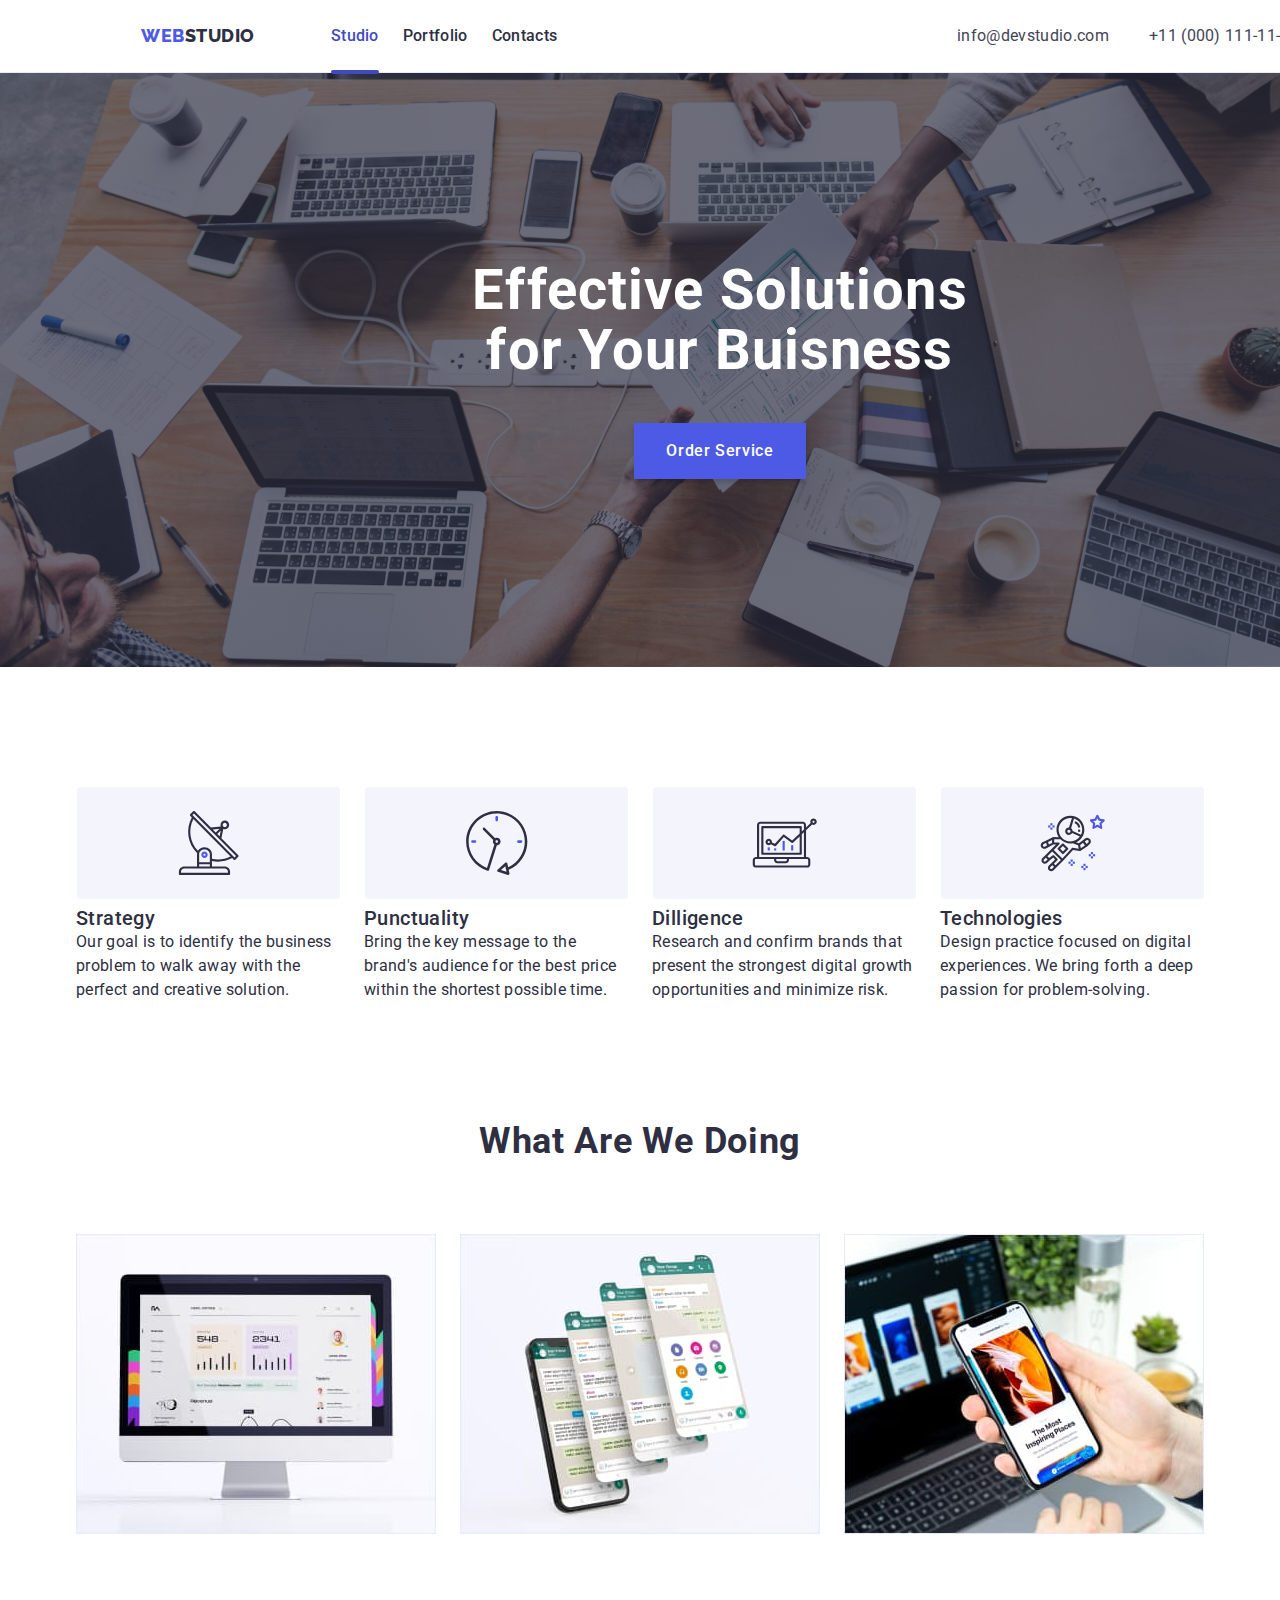
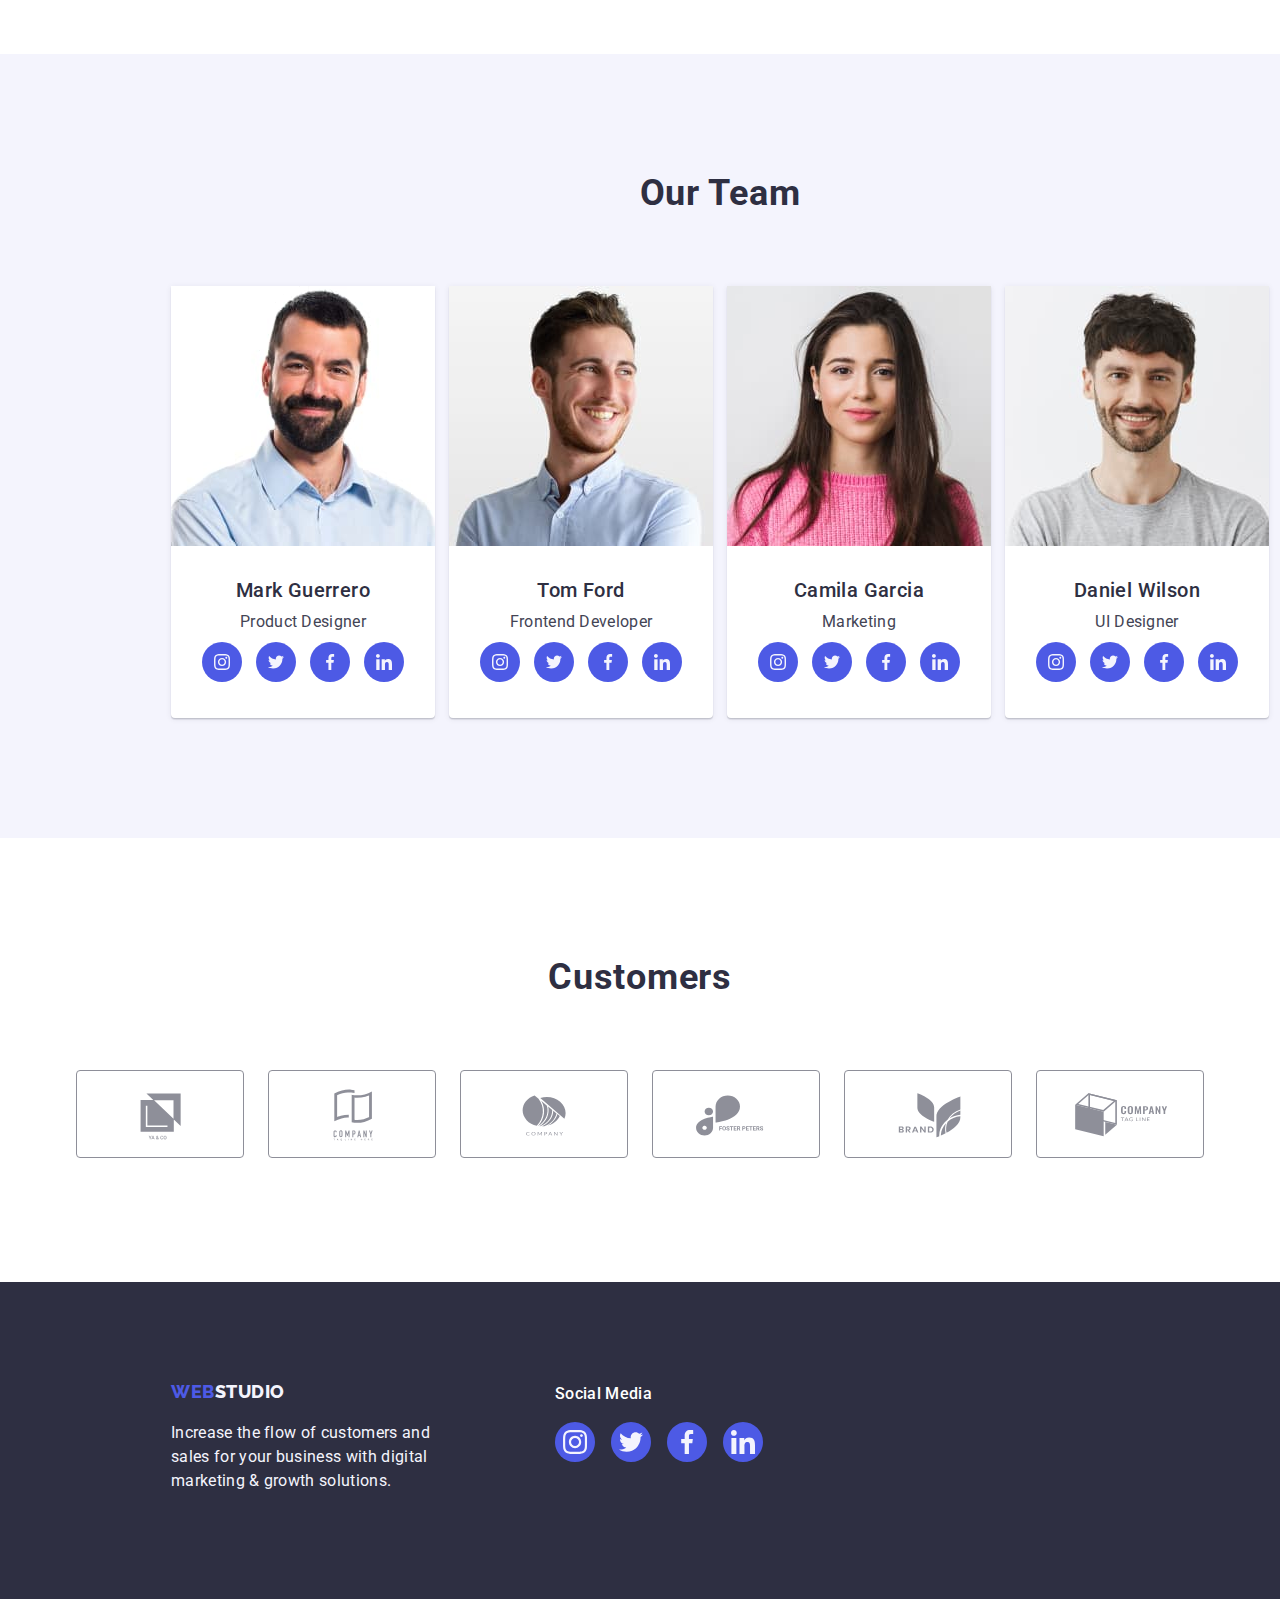
<file: index.html>
<!DOCTYPE html>
<html lang="en">
  <head>
    <meta charset="UTF-8" />
    <meta name="Homework One" content="goit-markup-hw-01" />
    <title>Studio</title>
    <link rel="stylesheet" href="./css/modern-normalize.min.css" />
    <link rel="stylesheet" href="./css/styles.css" />
    <link rel="preconnect" href="https://fonts.googleapis.com" />
    <link rel="preconnect" href="https://fonts.gstatic.com" crossorigin />
    <link
      href="https://fonts.googleapis.com/css2?family=Raleway:wght@800&family=Roboto:wght@400;500;700;900&display=swap"
      rel="stylesheet"
    />
  </head>
  <body>
    <header class="container allignement">
      <div class="container header-box">
        <a href="./index.html" class="main-link"
          ><span class="main-link-bottom web-txt">WEB</span>STUDIO</a
        >
        <nav class="nav-margin">
          <ul class="navigation-row">
            <li class="active">
              <a href="index.html" class="onsite-navi current">Studio</a>
            </li>
            <li>
              <a href="portfolio.html" class="onsite-navi">Portfolio</a>
            </li>
            <li>
              <a href="contacts.html" class="onsite-navi">Contacts</a>
            </li>
          </ul>
        </nav>
        <address class="adress-margin">
          <ul class="adress-box">
            <li>
              <a href="mailto:info@devstudio.com" class="contactinfo">
                info@devstudio.com</a
              >
            </li>
            <li>
              <a href="tel:+110001111111" class="contactinfo"
                >+11 (000) 111-11-11</a
              >
            </li>
          </ul>
        </address>
      </div>
    </header>
    <main>
      <div class="container hero-background">
        <h1 class="container hero-text">
          Effective Solutions for Your Buisness
        </h1>
        <div class="button-middle">
          <button type="button" class="hero-button" data-modal-open>
            Order Service
          </button>
        </div>
      </div>
      <div class="container">
        <ul class="features-in-row">
          <li class="main-site-feature">
            <a href="#0">
              <svg width="264" height="112">
                <use href="./images/icons.svg#icon-Anthena"></use>
              </svg>
            </a>
            <h3 class="main-site-feature-topic">Strategy</h3>
            <p class="main-site-feature-descr">
              Our goal is to identify the business problem to walk away with the
              perfect and creative solution.
            </p>
          </li>
          <li class="main-site-feature">
            <a href="#0">
              <svg width="264" height="112">
                <use href="./images/icons.svg#icon-Clock"></use>
              </svg>
            </a>
            <h3 class="main-site-feature-topic">Punctuality</h3>
            <p class="main-site-feature-descr">
              Bring the key message to the brand's audience for the best price
              within the shortest possible time.
            </p>
          </li>
          <li class="main-site-feature">
            <a href="#0">
              <svg width="264" height="112">
                <use href="./images/icons.svg#icon-Computer"></use>
              </svg>
            </a>
            <h3 class="main-site-feature-topic">Dilligence</h3>
            <p class="main-site-feature-descr">
              Research and confirm brands that present the strongest digital
              growth opportunities and minimize risk.
            </p>
          </li>
          <li class="main-site-feature">
            <a href="#0">
              <svg width="264" height="112">
                <use href="./images/icons.svg#icon-Astronaut"></use>
              </svg>
            </a>
            <h3 class="main-site-feature-topic">Technologies</h3>
            <p class="main-site-feature-descr">
              Design practice focused on digital experiences. We bring forth a
              deep passion for problem-solving.
            </p>
          </li>
        </ul>
      </div>
      <div class="container">
        <h2 class="h2-main-page">What Are We Doing</h2>
        <ul class="imgs-box">
          <li>
            <img
              src="images/comp.jpg"
              alt="computer with charts on it"
              width="360"
              height="300"
            />
          </li>
          <li>
            <img
              src="images/phone.jpg"
              alt="smartphone viewing many aps on it"
              width="360"
              height="300"
            />
          </li>
          <li>
            <img
              src="images/hand.jpg"
              alt="hand holding phone connected remotely to laptop in the background"
              width="360"
              height="300"
            />
          </li>
        </ul>
      </div>
      <section class="container background-cloud">
        <h2 class="h2-main-page">Our Team</h2>
        <ul class="team">
          <li class="team-card">
            <img
              src="images/manwithbeard.jpg"
              alt="smiling man with a beard in blue shirt"
              width="264"
              height="260"
            />
            <div class="card-content">
              <h3 class="team-img-titles">Mark Guerrero</h3>
              <p class="team-img-description">Product Designer</p>
              <ul class="container svg-cards-row">
                <li>
                  <a href="#0">
                    <svg class="bg-cards-svg" width="40" height="40">
                      <use href="./images/icons.svg#icon-Instagram"></use></svg
                  ></a>
                </li>
                <li>
                  <a href="#0">
                    <svg class="bg-cards-svg" width="40" height="40">
                      <use href="./images/icons.svg#icon-Twitter"></use></svg
                  ></a>
                </li>
                <li>
                  <a href="#0">
                    <svg class="bg-cards-svg" width="40" height="40">
                      <use href="./images/icons.svg#icon-Facebook"></use></svg
                  ></a>
                </li>
                <li>
                  <a href="#0">
                    <svg class="bg-cards-svg" width="40" height="40">
                      <use href="./images/icons.svg#icon-Linked"></use></svg
                  ></a>
                </li>
              </ul>
            </div>
          </li>
          <li class="team-card">
            <img
              src="images/manlookingleft.jpg"
              alt="smiling man in blue shirt looking to his left"
              width="264"
              height="260"
            />
            <div class="card-content">
              <h3 class="team-img-titles">Tom Ford</h3>
              <p class="team-img-description">Frontend Developer</p>
              <ul class="container svg-cards-row">
                <li>
                  <a href="#0">
                    <svg class="bg-cards-svg" width="40" height="40">
                      <use href="./images/icons.svg#icon-Instagram"></use></svg
                  ></a>
                </li>
                <li>
                  <a href="#0">
                    <svg class="bg-cards-svg" width="40" height="40">
                      <use href="./images/icons.svg#icon-Twitter"></use></svg
                  ></a>
                </li>
                <li>
                  <a href="#0">
                    <svg class="bg-cards-svg" width="40" height="40">
                      <use href="./images/icons.svg#icon-Facebook"></use></svg
                  ></a>
                </li>
                <li>
                  <a href="#0">
                    <svg class="bg-cards-svg" width="40" height="40">
                      <use href="./images/icons.svg#icon-Linked"></use></svg
                  ></a>
                </li>
              </ul>
            </div>
          </li>
          <li class="team-card">
            <img
              src="images/woman.jpg"
              alt="smiling woman in pink sweater"
              width="264"
              height="260"
            />
            <div class="card-content">
              <h3 class="team-img-titles">Camila Garcia</h3>
              <p class="team-img-description">Marketing</p>
              <ul class="container svg-cards-row">
                <li>
                  <a href="#0">
                    <svg class="bg-cards-svg" width="40" height="40">
                      <use href="./images/icons.svg#icon-Instagram"></use></svg
                  ></a>
                </li>
                <li>
                  <a href="#0">
                    <svg class="bg-cards-svg" width="40" height="40">
                      <use href="./images/icons.svg#icon-Twitter"></use></svg
                  ></a>
                </li>
                <li>
                  <a href="#0">
                    <svg class="bg-cards-svg" width="40" height="40">
                      <use href="./images/icons.svg#icon-Facebook"></use></svg
                  ></a>
                </li>
                <li>
                  <a href="#0">
                    <svg class="bg-cards-svg" width="40" height="40">
                      <use href="./images/icons.svg#icon-Linked"></use></svg
                  ></a>
                </li>
              </ul>
            </div>
          </li>
          <li class="team-card">
            <img
              src="images/man.jpg"
              alt="smiling men in grey blouse"
              width="264"
              height="260"
            />
            <div class="card-content">
              <h3 class="team-img-titles">Daniel Wilson</h3>
              <p class="team-img-description">UI Designer</p>
              <ul class="container svg-cards-row">
                <li>
                  <a href="#0">
                    <svg class="bg-cards-svg" width="40" height="40">
                      <use href="./images/icons.svg#icon-Instagram"></use></svg
                  ></a>
                </li>
                <li>
                  <a href="#0">
                    <svg class="bg-cards-svg" width="40" height="40">
                      <use href="./images/icons.svg#icon-Twitter"></use></svg
                  ></a>
                </li>
                <li>
                  <a href="#0">
                    <svg class="bg-cards-svg" width="40" height="40">
                      <use href="./images/icons.svg#icon-Facebook"></use></svg
                  ></a>
                </li>
                <li>
                  <a href="#0">
                    <svg class="bg-cards-svg" width="40" height="40">
                      <use href="./images/icons.svg#icon-Linked"></use></svg
                  ></a>
                </li>
              </ul>
            </div>
          </li>
        </ul>
      </section>
      <div class="container customers-class">
        <h2 class="h2-main-page">Customers</h2>
        <ul class="customers-logo">
          <li>
            <a href="#0">
              <svg class="svg-border" width="168" height="88">
                <use href="./images/icons.svg#icon-Client-1"></use></svg
            ></a>
          </li>
          <li>
            <a href="#0">
              <svg class="svg-border" width="168" height="88">
                <use href="./images/icons.svg#icon-Client-2"></use></svg
            ></a>
          </li>
          <li>
            <a href="#0">
              <svg class="svg-border" width="168" height="88">
                <use href="./images/icons.svg#icon-Client-3"></use></svg
            ></a>
          </li>
          <li>
            <a href="#0">
              <svg class="svg-border" width="168" height="88">
                <use href="./images/icons.svg#icon-Client-4"></use></svg
            ></a>
          </li>
          <li>
            <a href="#0">
              <svg class="svg-border" width="168" height="88">
                <use href="./images/icons.svg#icon-Client-5"></use></svg
            ></a>
          </li>
          <li>
            <a href="#0">
              <svg class="svg-border" width="168" height="88">
                <use href="./images/icons.svg#icon-Client-6"></use></svg
            ></a>
          </li>
        </ul>
      </div>
    </main>
    <footer class="container background-dark-bottom">
      <div class="footer-box-text">
        <a href="./index.html" class="main-link-bottom"
          ><span class="main-link-bottom web-txt">WEB</span>STUDIO</a
        >
        <p class="container site-descrip">
          Increase the flow of customers and sales for your business with
          digital marketing & growth solutions.
        </p>
      </div>
      <div class="container footer-box-social">
        <p class="container footer-socials">Social Media</p>
        <ul class="container svg-bottom-row">
          <li>
            <a href="#0">
              <svg class="bg-footer-svg" width="40" height="40">
                <use href="./images/icons.svg#icon-InstagramF"></use></svg
            ></a>
          </li>
          <li>
            <a href="#0">
              <svg class="bg-footer-svg" width="40" height="40">
                <use href="./images/icons.svg#icon-TwitterF"></use></svg
            ></a>
          </li>
          <li>
            <a href="#0">
              <svg class="bg-footer-svg" width="40" height="40">
                <use href="./images/icons.svg#icon-FacebookF"></use></svg
            ></a>
          </li>
          <li>
            <a href="#0">
              <svg class="bg-footer-svg" width="40" height="40">
                <use href="./images/icons.svg#icon-LinkedF"></use></svg
            ></a>
          </li>
        </ul>
      </div>
    </footer>
    <div class="backdrop is-hidden" data-modal>
      <div class="modal-body">
        <button type="button" class="close-button" data-modal-close>
          <svg width="24px" height="24px">
            <use href="./images/icons.svg#icon-close-black-x"></use>
          </svg>
        </button>
      </div>
    </div>
    <script src="./JS/modal.js"></script>
  </body>
</html>
</file>
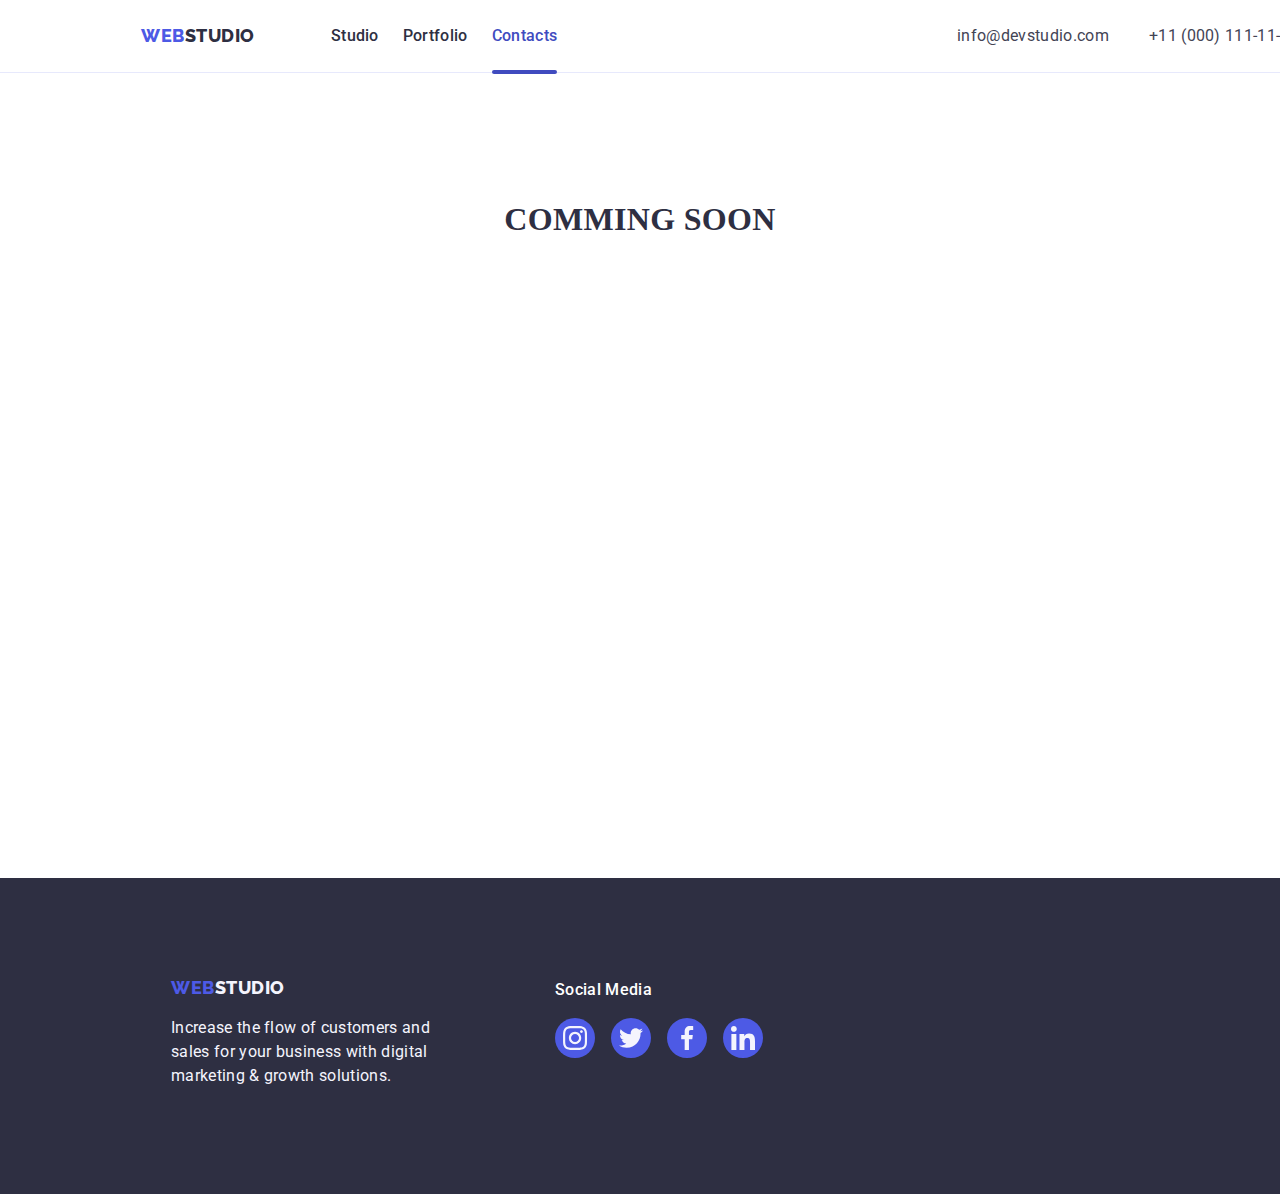
<file: contacts.html>
<!DOCTYPE html>
<html lang="en">
  <head>
    <meta charset="UTF-8" />
    <meta name="Homework One" content="goit-markup-hw-01" />
    <title>Studio</title>
    <link rel="stylesheet" href="./css/modern-normalize.min.css" />
    <link rel="stylesheet" href="./css/styles.css" />
    <link rel="preconnect" href="https://fonts.googleapis.com" />
    <link rel="preconnect" href="https://fonts.gstatic.com" crossorigin />
    <link
      href="https://fonts.googleapis.com/css2?family=Raleway:wght@800&family=Roboto:wght@400;500;700;900&display=swap"
      rel="stylesheet"
    />
  </head>
  <body>
    <header class="container allignement">
      <div class="container header-box">
        <a href="./index.html" class="main-link"
          ><span class="main-link-bottom web-txt">WEB</span>STUDIO</a
        >
        <nav class="nav-margin">
          <ul class="navigation-row">
            <li>
              <a href="index.html" class="onsite-navi">Studio</a>
            </li>
            <li>
              <a href="portfolio.html" class="onsite-navi">Portfolio</a>
            </li>
            <li class="active">
              <a href="contacts.html" class="onsite-navi current">Contacts</a>
            </li>
          </ul>
        </nav>
        <address class="adress-margin">
          <ul class="adress-box">
            <li>
              <a href="mailto:info@devstudio.com" class="contactinfo">
                info@devstudio.com</a
              >
            </li>
            <li>
              <a href="tel:+110001111111" class="contactinfo"
                >+11 (000) 111-11-11</a
              >
            </li>
          </ul>
        </address>
      </div>
    </header>
    <main>
      <h1 class="contacts-h1">
        <p>COMMING SOON</p>
      </h1>
    </main>
    <footer class="container background-dark-bottom">
      <div class="footer-box-text">
        <a href="./index.html" class="main-link-bottom"
          ><span class="main-link-bottom web-txt">WEB</span>STUDIO</a
        >
        <p class="container site-descrip">
          Increase the flow of customers and sales for your business with
          digital marketing & growth solutions.
        </p>
      </div>
      <div class="container footer-box-social">
        <p class="container footer-socials">Social Media</p>
        <ul class="container svg-bottom-row">
          <li>
            <a href="#0">
              <svg class="bg-footer-svg" width="40" height="40">
                <use href="./images/icons.svg#icon-InstagramF"></use>
              </svg>
            </a>
          </li>
          <li>
            <a href="#0">
              <svg class="bg-footer-svg" width="40" height="40">
                <use href="./images/icons.svg#icon-TwitterF"></use>
              </svg>
            </a>
          </li>
          <li>
            <a href="#0">
              <svg class="bg-footer-svg" width="40" height="40">
                <use href="./images/icons.svg#icon-FacebookF"></use>
              </svg>
            </a>
          </li>
          <li>
            <a href="#0">
              <svg class="bg-footer-svg" width="40" height="40">
                <use href="./images/icons.svg#icon-LinkedF"></use>
              </svg>
            </a>
          </li>
        </ul>
      </div>
    </footer>
  </body>
</html>
</file>
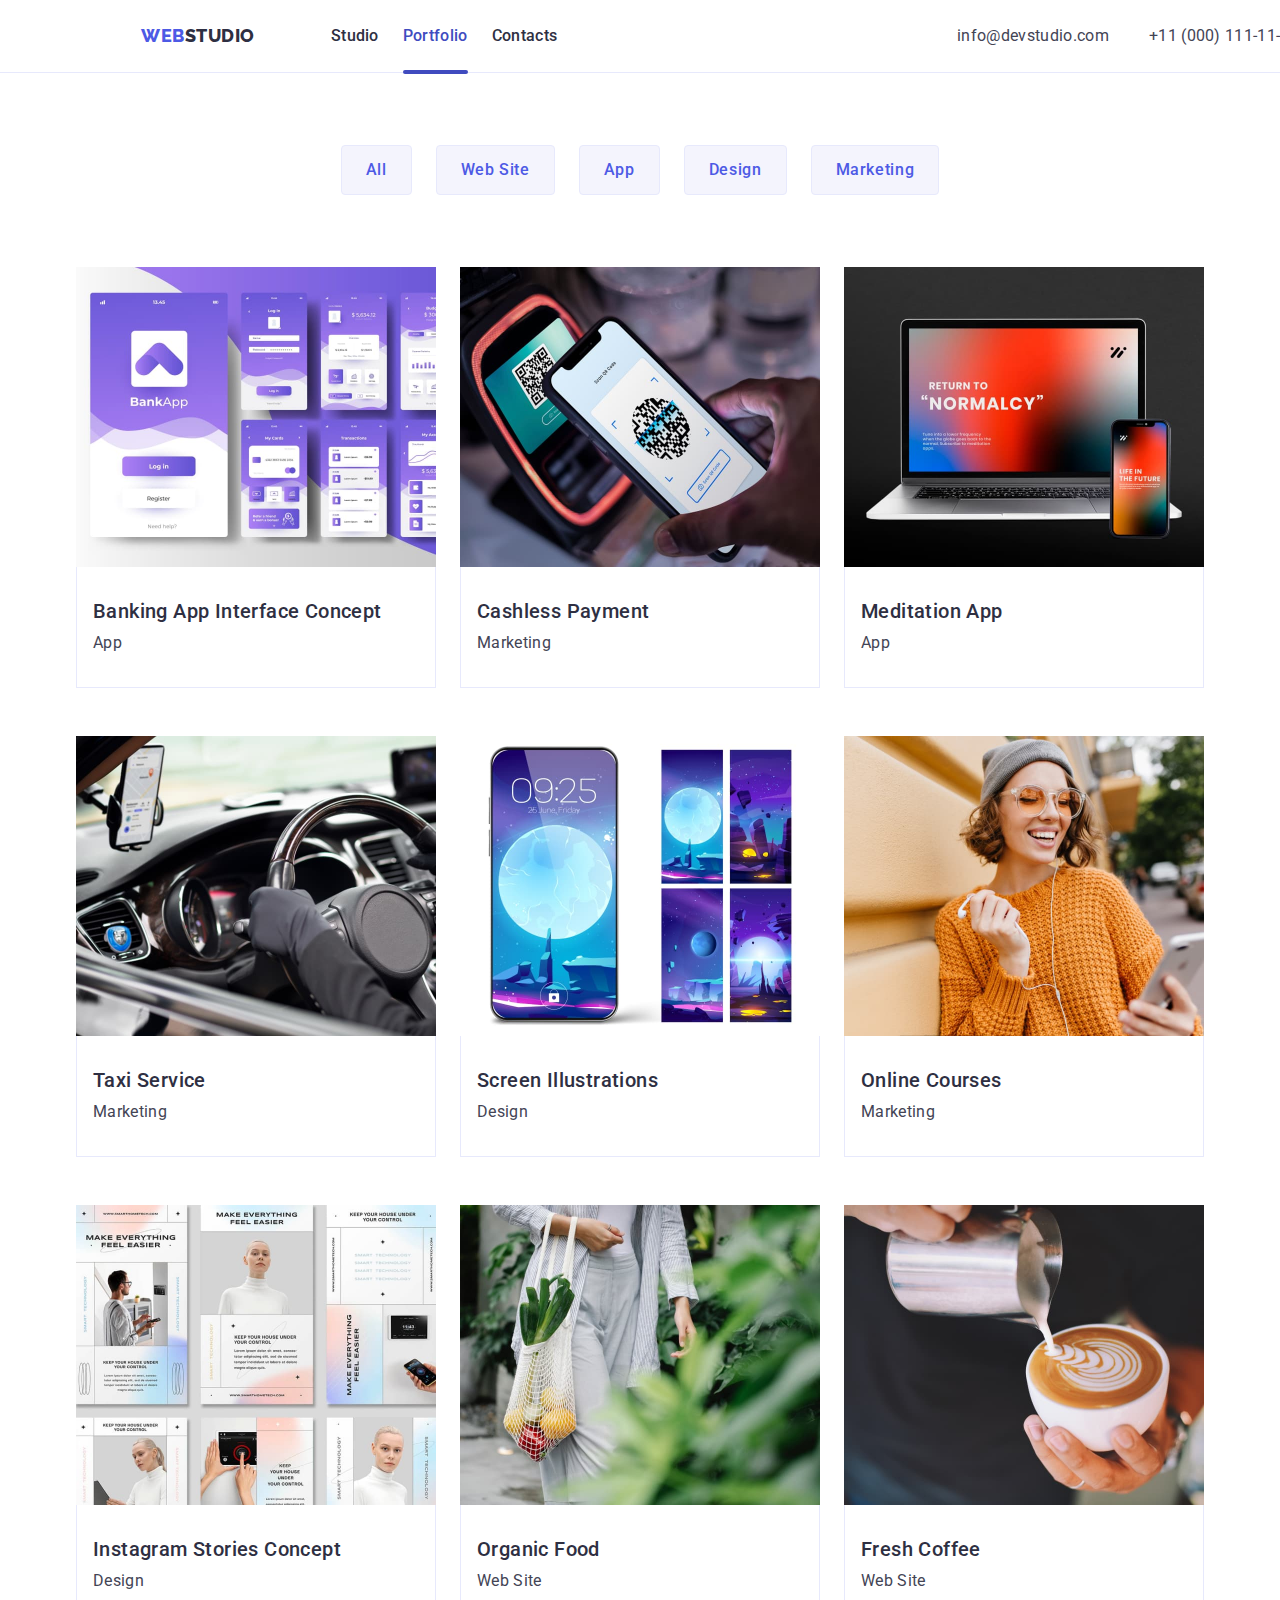
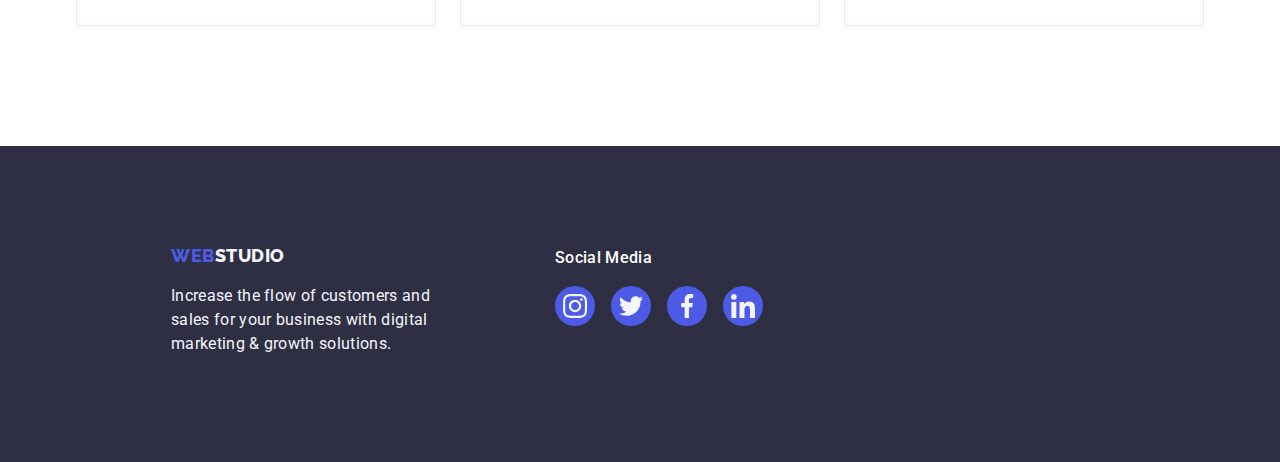
<file: portfolio.html>
<!DOCTYPE html>
<html lang="en">
  <head>
    <meta charset="UTF-8" />
    <meta name="Homework One" content="goit-markup-hw-01" />
    <title>Studio</title>
    <link rel="stylesheet" href="./css/modern-normalize.min.css" />
    <link rel="stylesheet" href="./css/styles.css" />
    <link rel="preconnect" href="https://fonts.googleapis.com" />
    <link rel="preconnect" href="https://fonts.gstatic.com" crossorigin />
    <link
      href="https://fonts.googleapis.com/css2?family=Raleway:wght@800&family=Roboto:wght@400;500;700;900&display=swap"
      rel="stylesheet"
    />
  </head>
  <body>
    <header class="container allignement">
      <div class="container header-box">
        <a href="./index.html" class="main-link"
          ><span class="main-link-bottom web-txt">WEB</span>STUDIO</a
        >
        <nav class="nav-margin">
          <ul class="navigation-row">
            <li>
              <a href="index.html" class="onsite-navi">Studio</a>
            </li>
            <li class="active">
              <a href="portfolio.html" class="onsite-navi current">Portfolio</a>
            </li>
            <li>
              <a href="contacts.html" class="onsite-navi">Contacts</a>
            </li>
          </ul>
        </nav>
        <address class="adress-margin">
          <ul class="adress-box">
            <li>
              <a href="mailto:info@devstudio.com" class="contactinfo">
                info@devstudio.com</a
              >
            </li>
            <li>
              <a href="tel:+110001111111" class="contactinfo"
                >+11 (000) 111-11-11</a
              >
            </li>
          </ul>
        </address>
      </div>
    </header>
    <main>
      <section>
        <div class="container">
          <h1 class="visually-hidden">Portfolio</h1>
          <ul class="filters">
            <li><button type="button" class="filter">All</button></li>
            <li><button type="button" class="filter">Web Site</button></li>
            <li><button type="button" class="filter">App</button></li>
            <li><button type="button" class="filter">Design</button></li>
            <li><button type="button" class="filter">Marketing</button></li>
          </ul>
          <ul class="portfolio-cards">
            <li class="portfolio-cards-style">
              <figure class="card-image-wrapper">
                <img
                  src="images/banking-app-interface.jpg"
                  alt="Banking App Interface Concept Image"
                  width="360"
                  height="300"
                />
                <figcaption class="portfolio-card-image">
                  14 Stylish and User-Friendly App Design Concepts · Task
                  Manager App · Calorie Tracker App · Exotic Fruit Ecommerce App
                  · Cloud Storage App
                </figcaption>
              </figure>
              <div class="card-content-portfolio project-card">
                <h3 class="card-content-portfolio-title">
                  Banking App Interface Concept
                </h3>
                <p class="card-content-portfolio-description">App</p>
              </div>
            </li>
            <li class="portfolio-cards-style">
              <figure class="card-image-wrapper">
                <img
                  src="images/cashless-payment.jpg"
                  alt="smartphone near terminal using Cashless Payment App"
                  width="360"
                  height="300"
                />
                <figcaption class="portfolio-card-image">
                  14 Stylish and User-Friendly App Design Concepts · Task
                  Manager App · Calorie Tracker App · Exotic Fruit Ecommerce App
                  · Cloud Storage App
                </figcaption>
              </figure>
              <div class="card-content-portfolio project-card">
                <h3 class="card-content-portfolio-title">Cashless Payment</h3>
                <p class="card-content-portfolio-description">Marketing</p>
              </div>
            </li>
            <li class="portfolio-cards-style">
              <figure class="card-image-wrapper">
                <img
                  src="images/meditation-app.jpg"
                  alt="Computer and phone showing the same App"
                  width="360"
                  height="300"
                />
                <figcaption class="portfolio-card-image">
                  14 Stylish and User-Friendly App Design Concepts · Task
                  Manager App · Calorie Tracker App · Exotic Fruit Ecommerce App
                  · Cloud Storage App
                </figcaption>
              </figure>
              <div class="card-content-portfolio project-card">
                <h3 class="card-content-portfolio-title">Meditation App</h3>
                <p class="card-content-portfolio-description">App</p>
              </div>
            </li>
            <li class="portfolio-cards-style">
              <figure class="card-image-wrapper">
                <img
                  src="images/taxi-service.jpg"
                  alt="car interior with taxi app on smartphone attached to front window"
                  width="360"
                  height="300"
                />
                <figcaption class="portfolio-card-image">
                  14 Stylish and User-Friendly App Design Concepts · Task
                  Manager App · Calorie Tracker App · Exotic Fruit Ecommerce App
                  · Cloud Storage App
                </figcaption>
              </figure>
              <div class="card-content-portfolio project-card">
                <h3 class="card-content-portfolio-title">Taxi Service</h3>
                <p class="card-content-portfolio-description">Marketing</p>
              </div>
            </li>
            <li class="portfolio-cards-style">
              <figure class="card-image-wrapper">
                <img
                  src="images/screen-app.jpg"
                  alt="smartphone with different moon walpapers on it"
                  width="360"
                  height="300"
                />
                <figcaption class="portfolio-card-image">
                  14 Stylish and User-Friendly App Design Concepts · Task
                  Manager App · Calorie Tracker App · Exotic Fruit Ecommerce App
                  · Cloud Storage App
                </figcaption>
              </figure>
              <div class="card-content-portfolio project-card">
                <h3 class="card-content-portfolio-title">
                  Screen Illustrations
                </h3>
                <p class="card-content-portfolio-description">Design</p>
              </div>
            </li>
            <li class="portfolio-cards-style">
              <figure class="card-image-wrapper">
                <img
                  src="images/online-courses.jpg"
                  alt="woman in glasses smiling and looking at smartphone"
                  width="360"
                  height="300"
                />
                <figcaption class="portfolio-card-image">
                  14 Stylish and User-Friendly App Design Concepts · Task
                  Manager App · Calorie Tracker App · Exotic Fruit Ecommerce App
                  · Cloud Storage App
                </figcaption>
              </figure>
              <div class="card-content-portfolio project-card">
                <h3 class="card-content-portfolio-title">Online Courses</h3>
                <p class="card-content-portfolio-description">Marketing</p>
              </div>
            </li>
            <li class="portfolio-cards-style">
              <figure class="card-image-wrapper">
                <img
                  src="images/insta-stories.jpg"
                  alt="Few concepts of instagram stories telling about smart home devices"
                  width="360"
                  height="300"
                />
                <figcaption class="portfolio-card-image">
                  14 Stylish and User-Friendly App Design Concepts · Task
                  Manager App · Calorie Tracker App · Exotic Fruit Ecommerce App
                  · Cloud Storage App
                </figcaption>
              </figure>
              <div class="card-content-portfolio project-card">
                <h3 class="card-content-portfolio-title">
                  Instagram Stories Concept
                </h3>
                <p class="card-content-portfolio-description">Design</p>
              </div>
            </li>
            <li class="portfolio-cards-style">
              <figure class="card-image-wrapper">
                <img
                  src="images/Organic-food.jpg"
                  alt="Woman in white outfit carries bag with fruits and vegetables "
                  width="360"
                  height="300"
                />
                <figcaption class="portfolio-card-image">
                  14 Stylish and User-Friendly App Design Concepts · Task
                  Manager App · Calorie Tracker App · Exotic Fruit Ecommerce App
                  · Cloud Storage App
                </figcaption>
              </figure>
              <div class="card-content-portfolio project-card">
                <h3 class="card-content-portfolio-title">Organic Food</h3>
                <p class="card-content-portfolio-description">Web Site</p>
              </div>
            </li>
            <li class="portfolio-cards-style">
              <figure class="card-image-wrapper">
                <img
                  src="images/coffee.jpg"
                  alt="man making a coffee with fancy milk pattern"
                  width="360"
                  height="300"
                />
                <figcaption class="portfolio-card-image">
                  14 Stylish and User-Friendly App Design Concepts · Task
                  Manager App · Calorie Tracker App · Exotic Fruit Ecommerce App
                  · Cloud Storage App
                </figcaption>
              </figure>
              <div class="card-content-portfolio project-card">
                <h3 class="card-content-portfolio-title">Fresh Coffee</h3>
                <p class="card-content-portfolio-description">Web Site</p>
              </div>
            </li>
          </ul>
        </div>
      </section>
    </main>
    <footer class="container background-dark-bottom">
      <div class="footer-box-text">
        <a href="./index.html" class="main-link-bottom"
          ><span class="main-link-bottom web-txt">WEB</span>STUDIO</a
        >
        <p class="container site-descrip">
          Increase the flow of customers and sales for your business with
          digital marketing & growth solutions.
        </p>
      </div>
      <div class="container footer-box-social">
        <p class="container footer-socials">Social Media</p>
        <ul class="container svg-bottom-row">
          <li>
            <a href="#0">
              <svg class="bg-footer-svg" width="40" height="40">
                <use href="./images/icons.svg#icon-InstagramF"></use>
              </svg>
            </a>
          </li>
          <li>
            <a href="#0">
              <svg class="bg-footer-svg" width="40" height="40">
                <use href="./images/icons.svg#icon-TwitterF"></use>
              </svg>
            </a>
          </li>
          <li>
            <a href="#0">
              <svg class="bg-footer-svg" width="40" height="40">
                <use href="./images/icons.svg#icon-FacebookF"></use>
              </svg>
            </a>
          </li>
          <li>
            <a href="#0">
              <svg class="bg-footer-svg" width="40" height="40">
                <use href="./images/icons.svg#icon-LinkedF"></use>
              </svg>
            </a>
          </li>
        </ul>
      </div>
    </footer>
  </body>
</html>
</file>
<file: css/styles.css>
:root {
--navyblue: #2E2F42;
--cloud: #F4F4FD;
--iris: #4D5AE5;
--slate: #434455;
--ocean: #404BBF;
--cornflower: #E7E9FC;
--white: #fff;
--green: #31d0aa;
--main-font: Roboto, sans-serif;
--tr-function: transition: cubic-bezier(0.4, 0, 0.2, 1);
--tr-duration: translate: 250ms;
--transition: var(--tr-function), var(--tr-function);

}
body {
    font-family: 'Roboto';
    color: #2E2F42;
    background-color: #fff;
    font-size: 16px;
    letter-spacing: 0.02em;
}

h1,
h2,
h3,
h4,
h5,
h6,
p {
margin: 0;
}

img {
    display: block;
    max-width: 100%;
    height: auto;
}
button {
    cursor: pointer;
    max-width: 100%;
    height: auto;
}

ul,
ol {
    list-style: none;
    margin: 0;
    padding: 0;
}
a {
    text-decoration: none;
}

.container {
    width: 1158px;
    padding: 0px 15px;
    margin: 0 auto;
}

.section {
    padding-top: 120px;
    padding-bottom: 120px;
}

.visually-hidden {
    position: absolute;
    width: 1px;
    height: 1px;
    margin: -1px;
    border: 0;
    padding: 0;

    white-space: nowrap;
    clip-path: inset(100%);
    clip: rect(0 0 0 0);
    overflow: hidden;
}






/*----------------header----------------*/

.allignement {
    display: flex;
    border-bottom: 1px solid var(--cornflower, #E7E9FC);
    background: var(--white, #FFF);
    width: 1440px;
}

.header-box {
    display: flex;
    align-items: center;
    padding: 0;
}
.main-link {
    color: var(--navyblue, #2E2F42);
        font-family: Raleway;
        font-size: 18px;
        font-style: normal;
        font-weight: 800;
        line-height: 116.667%;
        letter-spacing: 0.54px;
        text-transform: uppercase;
}

.nav-margin {
    display: flex;
    margin-left: 76px;
}
.navigation-row {
    display: flex;
    gap: 24px;
    padding: 24px 0;
}
.onsite-navi {
    position: relative;
    color: var(--navyblue, #2E2F42);
    font-family: Roboto;
    font-size: 16px;
    font-style: normal;
    font-weight: 500;
    line-height: 1.5;
    letter-spacing: 0.32px;
}
.onsite-navi:hover,
.onsite-navi:focus,
.onsite-navi:active {
    color: var(--ocean, #404BBF);
    transition: var(--transition);
}
.active .current{
    position: relative;
    color: var(--ocean);
}

.active .current::after {
    content: '';
    position: absolute;
    bottom: -29px;
    left: 0;
    width: 100%;
    height: 4px;
    background-color: var(--ocean);
    border-radius: 2px;
}
.adress-margin {
    margin-left: auto;
}
.adress-box {
    display: flex;
    gap: 40px;
}
.contactinfo {
    color: var(--slate, #434455);
    font-size: 16px;
    font-style: normal;
    font-weight: 400;
    line-height: 1.5;
    letter-spacing: 0.32px;
}
.contactinfo:hover,
.contactinfo:focus {
    color: var(--ocean, #404BBF);
    font-size: 16px;
    font-style: normal;
    font-weight: 400;
    line-height: 1.5;
    letter-spacing: 0.32px;
    transition: var(--transition);
}




/*------------------main INDEX------------------*/
/*                HERO                */
.hero-background {
    background-image: linear-gradient(rgba(46, 47, 66, 0.70),rgba(46, 47, 66, 0.70)),
    url(../images/hero-background-image.jpg);     
    display: flex;
    flex-direction: column;
    background-position: center;
    background-size: cover;
    margin: auto;
    width: 1440px;


}
.hero-text {
    color: var(--white, #FFF);
    max-width: 496px;
    text-align: center;
    font-size: 56px;
    font-weight: 700;
    line-height: 1.07;
    letter-spacing: 1.12px;
    padding: 188px 0 0 0;


}
.button-middle {
    padding-top: 42px;
    padding-bottom: 188px;
    align-self: center
}
.hero-button {
    color: var(--white, #FFF);
    font-weight: 500;
    line-height: 1.5;
    letter-spacing: 0.64px;
    padding: 16px 32px;
    border: none;
    background: var(--iris, #4D5AE5);
    box-shadow: 0px 4px 4px 0px rgba(0, 0, 0, 0.15);
}
.hero-button:hover,
.hero-button:focus {
    align-items: flex-start;
    background: var(--ocean, #404BBF);
    transition: var(--transition);
}
/*                HERO                */




.features-in-row {
    display: flex;
    justify-content: space-between;
    padding-top: 120px;
}
.main-site-feature {
    max-width: 264px;
    font-size: 16px;
    font-style: normal;
    font-weight: 400;
    line-height: 1.5;
    letter-spacing: 0.32px;
}
.main-site-feature-topic {
    color: var(--navyblue, #2E2F42);
    font-size: 20px;
    font-style: normal;
    font-weight: 500;
    line-height: 1.2;
    letter-spacing: 0.4px;
}
.main-site-feature-descr {
    font-family: Roboto;
    max-width: 264px;
    font-size: 16px;
    font-style: normal;
    font-weight: 400;
    line-height: 1.5;
    letter-spacing: 0.32px;
    margin-bottom: 0;
}

.h2-main-page{
    padding: 120px 0 72px 0;
    color: var(--navyblue, #2E2F42);
        text-align: center;
        font-size: 36px;
        line-height: 1.11;
        letter-spacing: 0.72px;
        text-transform: capitalize;
}


.imgs-box {
    display: flex;
    padding-bottom: 120px;
    justify-content: space-between;
}

.background-cloud {
    background: var(--cloud, #F4F4FD);
    display: flex;
    flex-direction: column;
    margin: auto;
    width: 1440px;
}
.team {
    display: flex;
    padding-bottom: 120px;
    justify-content: space-between;
    margin: 0 156px;
}
.team-card{
    border-radius: 0px 0px 4px 4px;
    background: var(--white, #FFF);
    box-shadow: 0px 2px 1px 0px rgba(46, 47, 66, 0.08), 0px 1px 1px 0px rgba(46, 47, 66, 0.16), 0px 1px 6px 0px rgba(46, 47, 66, 0.08);
}
.card-content {
    padding: 32px 0 32px 0;
    display: flex;
    flex-direction: column;
    gap: 8px;
}
.card-content .team-img-titles {
    color: var(--navyblue, #2E2F42);
    text-align: center;
        font-size: 20px;
        font-style: normal;
        font-weight: 500;
        line-height: 1.2; 
        letter-spacing: 0.4px;
}
.card-content .team-img-description {
    text-align: center;
    color: var(--slate, #434455);
        font-size: 16px;
        font-style: normal;
        line-height: 1.5;
        letter-spacing: 0.32px;
}
.svg-cards-row {
    display: flex;
    justify-content: space-between;
    max-width: 232px;
}

.bg-cards-svg {
    fill: var(--iris);
}

.bg-cards-svg:hover,
.bg-cards-svg:focus {
    fill: var(--ocean);
    transition: var(--transition);
}

.svg-border {
        fill:#8E8F99;
        border: 1px solid #8E8F99;
        border-radius: 4px;
}
.svg-border:hover,
.svg-border:focus {
    border: 1px solid #404BBF;
    border-radius: 4px;
    fill: #404BBF;
    transition: var(--transition);
}
.customers-logo {
    display: flex;
    justify-content: space-between;
    padding: 0 0 120px 0;
}







/*--------------PORTFOLIO------------*/

.filters {
display: flex;
    justify-content: center;
    gap: 24px;
    padding-top: 72px;
    padding-bottom: 72px;

}
.filters .filter {
    color: var(--iris, #4D5AE5);
    font-family: 'Roboto';
    text-align: center;
    font-size: 16px;
    font-style: normal;
    font-weight: 500;
    line-height: 1.5;
    letter-spacing: 0.64px;
    cursor: pointer;
    display: flex;
    padding: 12px 24px;
    justify-content: center;
    align-items: center;
    border-radius: 4px;
    border: 1px solid var(--cornflower, #E7E9FC);
    background: var(--cloud, #F4F4FD);
}
.filters .filter:hover,
.filters .filter:focus {
    cursor: pointer;
    color: var(--white, #FFF);
    display: flex;
    background: var(--ocean, #404BBF);
    box-shadow: 0px 2px 1px 0px rgba(46, 47, 66, 0.08), 0px 1px 1px 0px rgba(46, 47, 66, 0.16), 0px 1px 6px 0px rgba(46, 47, 66, 0.08);
    border-radius: 4px;
    border: 1px solid var(--ocean);
    transition: var(--transition);
}
.portfolio-cards {
    display: flex;
    flex-wrap: wrap;
    row-gap: 48px;
    column-gap: 24px;
    padding-bottom: 120px;
}
.portfolio-cards:hover portoflio-card-image {
    translate: 0;
    transition: var(--transition);
}
.portfolio-cards-style {
    cursor: pointer;
}

.portfolio-cards-style:hover,
.portfolio-cards-style:focus{
    background: var(--white, #FFF);
    box-shadow: 0px 2px 1px 0px rgba(46, 47, 66, 0.08), 0px 1px 1px 0px rgba(46, 47, 66, 0.16), 0px 1px 6px 0px rgba(46, 47, 66, 0.08);
    transition: var(--transition);
}
.card-image-wrapper{
    margin: 0;
    position: relative;
    overflow: hidden;
}
.card-image-wrapper > img {
    display: block;
    object-fit: cover;
}

.portfolio-card-image {
    position: absolute;
    inset: 0;
    background-color: rgb(100, 100, 255);
    color: #fff;
    translate: 0 100% 0;
    transition: translate 250ms;
    padding: 40px 32px 162px;
    font-size: 16px;
    font-weight: 400;
    line-height: 1.5;
    letter-spacing: 0.32px;
}
.portfolio-cards-style:hover .portfolio-card-image {
    translate: 0;
}

.project-card {
    max-width: 360px;
    border-right: 1px solid var(--cornflower, #E7E9FC);
    border-bottom: 1px solid var(--cornflower, #E7E9FC);
    border-left: 1px solid var(--cornflower, #E7E9FC);
    background: var(--white, #FFF);
}
.card-content-portfolio {
    display: flex;
    padding: 32px 16px;
    flex-direction: column;
    justify-content: center;
    align-items: flex-start;
    gap: 8px;
    align-self: stretch;
}
.card-content-portfolio-title {
color: var(--navyblue, #2E2F42);
    font-size: 20px;
    font-style: normal;
    font-weight: 500;
    line-height: 1.2;
    letter-spacing: 0.4px;
}
.card-content-portfolio-description {
color: var(--slate, #434455);
    font-family: Roboto;
    font-size: 16px;
    font-style: normal;
    font-weight: 400;
    line-height: 1.5;
    letter-spacing: 0.32px;
}


/*-------------------------FOOTER---------------------------*/

.background-dark-bottom {
    display: flex;
    background: var(--navyblue, #2E2F42);
    margin: auto;
    width: 1440px;
}
.footer-box-text {
    display: block;
    padding-top: 100px;
    margin-left: 156px;
}
.main-link-bottom {
    color: var(--cloud, #F4F4FD);
    font-family: Raleway;
    font-size: 18px;
    font-style: normal;
    font-weight: 800;
    line-height: 1.16;
    letter-spacing: 0.54px;
    text-transform: uppercase;
}
.web-txt {
    color: var(--iris, #4D5AE5);
    font-family: Raleway;
    font-size: 18px;
    font-style: normal;
    font-weight: 800;
    line-height: 1.16;
    letter-spacing: 0.54px;
    text-transform: uppercase;
}

.site-descrip {
    padding: 17.5px 0px 100px 0px;
    color: #F4F4FD;
    max-width: 264px;
    font-family: 'Roboto';
    font-size: 16px;
    font-style: normal;
    font-weight: 400;
    line-height: 1.5;
    letter-spacing: 0.32px;
}

.footer-box-social {
    padding-top: 100px;
    padding-left: 120px;
}
.footer-socials {
    color: var(--white, #FFF);
    font-weight: 500;
    line-height: 1.5;
    padding-left: 0;
}
.svg-bottom-row {
    display: flex;
    justify-content: space-between;
    gap: 16px;
    width: 208px;
    padding: 16px 692px 132px 0;
    margin: 0;
}

.bg-footer-svg {
    fill: var(--iris);
}
.bg-footer-svg:hover,
.bg-footer-svg:focus {
    fill: var(--green);
    transition: var(--transition);
}


.backdrop {
    left: 0;
    top: 0;
    position: fixed;
    width: 100%;
    height: 100%;
    background-color: rgba(0, 0, 0, 0.5);
}
.modal-body {
    position: absolute;
    top: 50%;
    left: 50%;
    transform: translate(-50%,-50%);
    width: 408px;
    height: 584px;
    background-color: #fff;
}
.close-button {
    position: absolute;
    top: 24px;
    right: 24px;
    display: flex;
    justify-content: center;
    align-items: center;
    width: 24px;
    height: 24px;
    border-radius: 50%;
    border: none;
    background-color: var(--cornflower);
}
.close-button:active {
    background-color: var(--ocean);
    fill: var(--white);
}
.is-hidden {
    opacity: 0;
    visibility: hidden;
    pointer-events: none;
}











.contacts-h1 {
    margin-top: 10%;
    margin-bottom: 50%;
    font-family: 'COMIC SANS MS';
    font-weight: 900;
    display: flex;
    justify-content: center;
    text-align: center;
}
</file>
